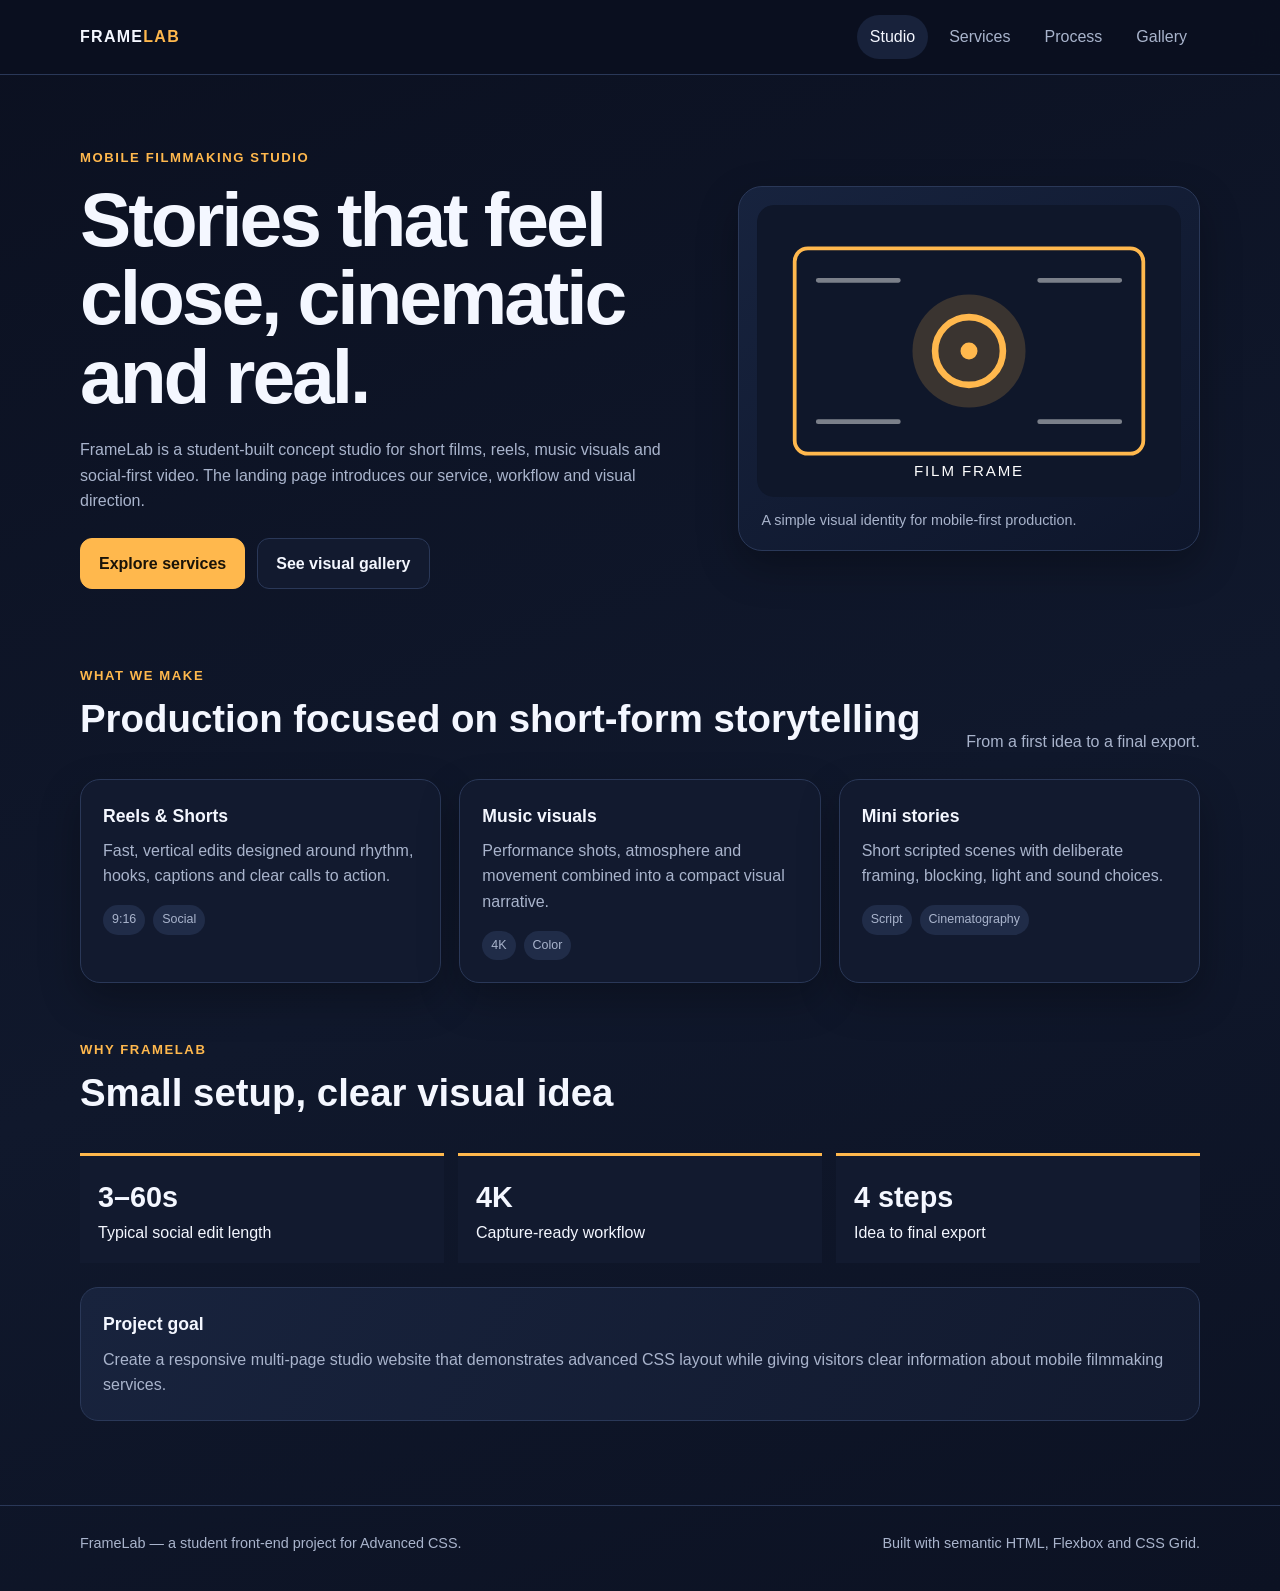
<file: index.html>
<!doctype html><html lang="en"><head><meta charset="utf-8"><meta name="viewport" content="width=device-width, initial-scale=1"><meta name="description" content="FrameLab mobile filmmaking studio project"><title>FrameLab | Mobile Filmmaking Studio</title><link rel="stylesheet" href="css/style.css"><link rel="stylesheet" href="css/responsive.css"></head><body><header class="site-header"><div class="container nav"><a class="logo" href="index.html">Frame<span>Lab</span></a><nav aria-label="Main navigation"><ul class="nav-list"><li><a href="index.html" aria-current="page">Studio</a></li><li><a href="services.html">Services</a></li><li><a href="about.html">Process</a></li><li><a href="gallery.html">Gallery</a></li></ul></nav></div></header><main><div class="container"><section class="hero"><div class="hero-copy"><p class="eyebrow">Mobile filmmaking studio</p><h1>Stories that feel close, cinematic and real.</h1><p>FrameLab is a student-built concept studio for short films, reels, music visuals and social-first video. The landing page introduces our service, workflow and visual direction.</p><div class="hero-actions"><a class="btn primary" href="services.html">Explore services</a><a class="btn" href="gallery.html">See visual gallery</a></div></div><figure class="hero-card"><img src="images/hero.svg" alt="Abstract film frame illustration"><figcaption>A simple visual identity for mobile-first production.</figcaption></figure></section>
<section class="section"><div class="section-head"><div><p class="eyebrow">What we make</p><h2>Production focused on short-form storytelling</h2></div><p>From a first idea to a final export.</p></div><div class="card-grid"><article class="card"><h3>Reels & Shorts</h3><p>Fast, vertical edits designed around rhythm, hooks, captions and clear calls to action.</p><div class="tag-row"><span class="tag">9:16</span><span class="tag">Social</span></div></article><article class="card"><h3>Music visuals</h3><p>Performance shots, atmosphere and movement combined into a compact visual narrative.</p><div class="tag-row"><span class="tag">4K</span><span class="tag">Color</span></div></article><article class="card"><h3>Mini stories</h3><p>Short scripted scenes with deliberate framing, blocking, light and sound choices.</p><div class="tag-row"><span class="tag">Script</span><span class="tag">Cinematography</span></div></article></div></section>
<section class="section"><div class="section-head"><div><p class="eyebrow">Why FrameLab</p><h2>Small setup, clear visual idea</h2></div></div><div class="stats"><div class="stat"><strong>3–60s</strong><span>Typical social edit length</span></div><div class="stat"><strong>4K</strong><span>Capture-ready workflow</span></div><div class="stat"><strong>4 steps</strong><span>Idea to final export</span></div></div><div class="callout"><h3>Project goal</h3><p>Create a responsive multi-page studio website that demonstrates advanced CSS layout while giving visitors clear information about mobile filmmaking services.</p></div></section></div></main><footer class="site-footer"><div class="container footer-grid"><p>FrameLab — a student front-end project for Advanced CSS.</p><p>Built with semantic HTML, Flexbox and CSS Grid.</p></div></footer></body></html>
</file>
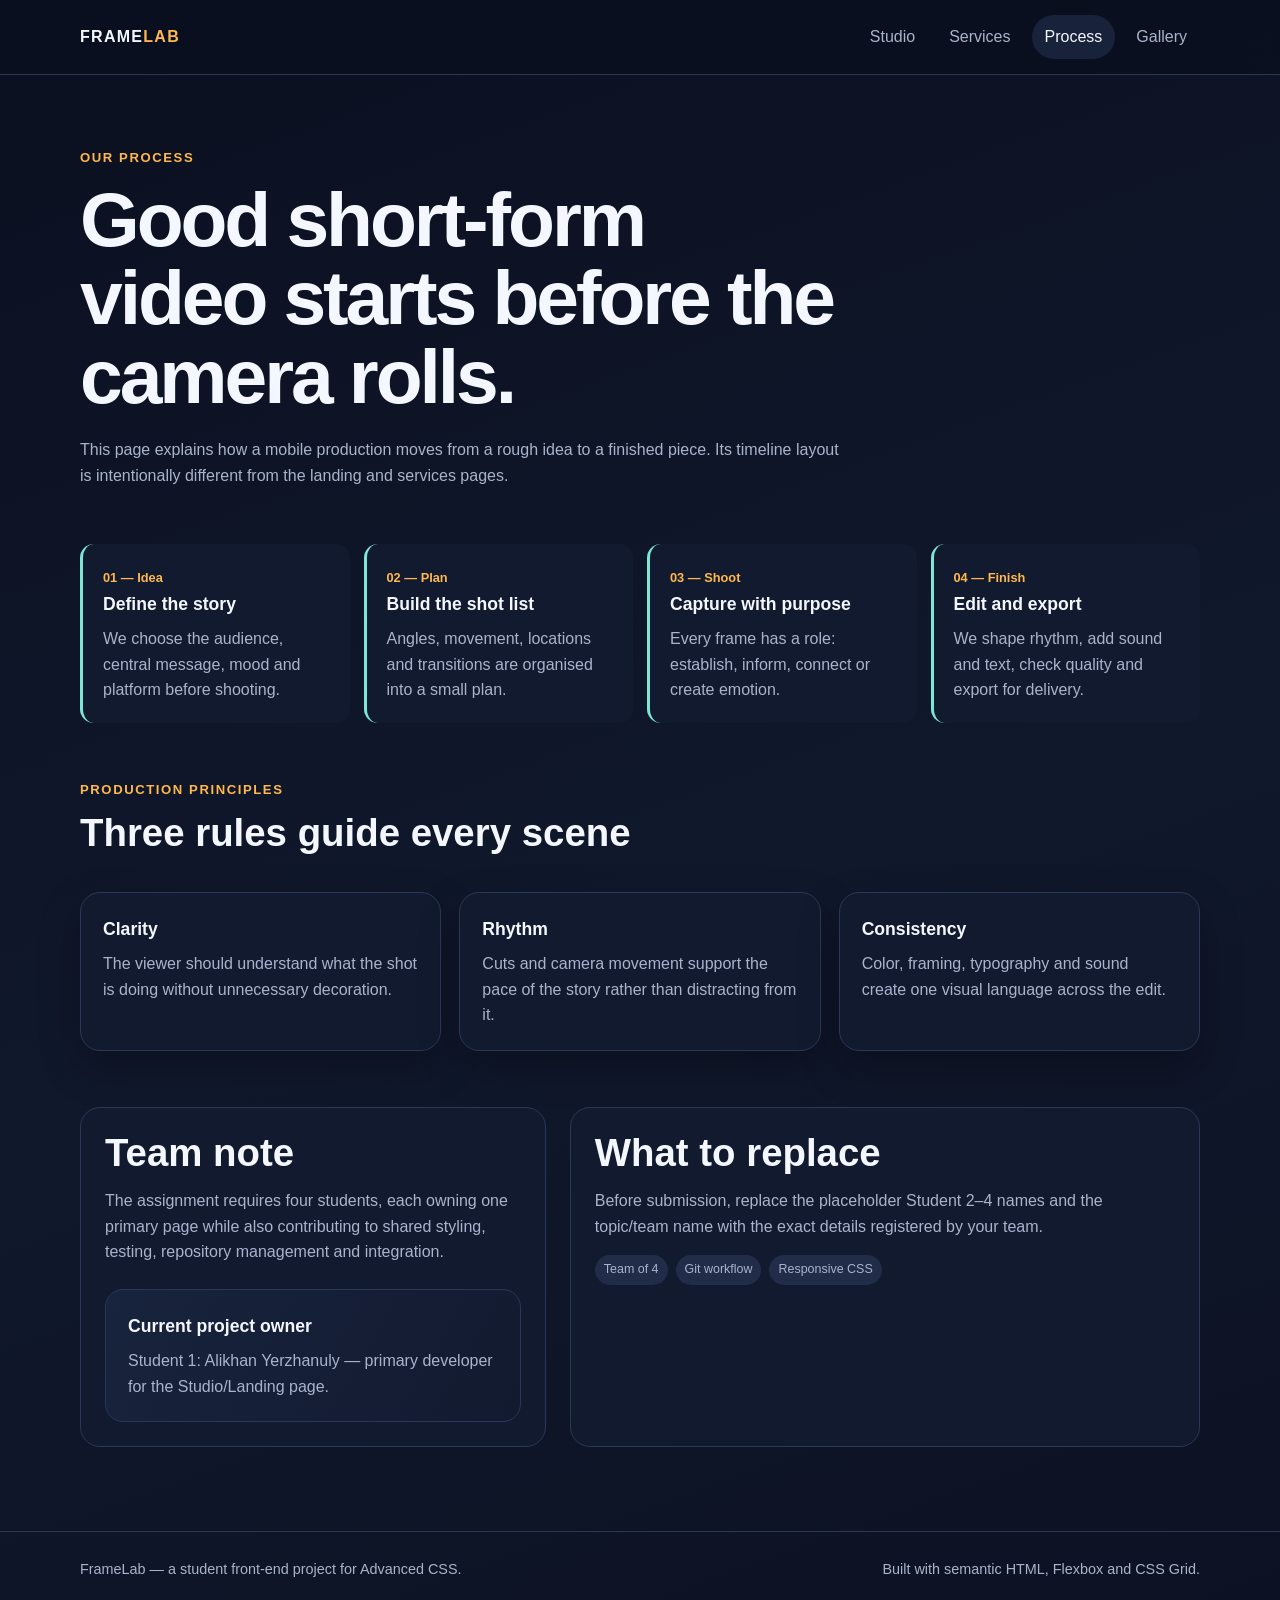
<file: about.html>
<!doctype html><html lang="en"><head><meta charset="utf-8"><meta name="viewport" content="width=device-width, initial-scale=1"><meta name="description" content="FrameLab production process"><title>FrameLab | Process</title><link rel="stylesheet" href="css/style.css"><link rel="stylesheet" href="css/responsive.css"></head><body><header class="site-header"><div class="container nav"><a class="logo" href="index.html">Frame<span>Lab</span></a><nav aria-label="Main navigation"><ul class="nav-list"><li><a href="index.html">Studio</a></li><li><a href="services.html">Services</a></li><li><a href="about.html" aria-current="page">Process</a></li><li><a href="gallery.html">Gallery</a></li></ul></nav></div></header><main><div class="container"><header class="page-intro"><p class="eyebrow">Our process</p><h1>Good short-form video starts before the camera rolls.</h1><p>This page explains how a mobile production moves from a rough idea to a finished piece. Its timeline layout is intentionally different from the landing and services pages.</p></header>
<section class="section"><div class="timeline"><article><time datetime="2026-01">01 — Idea</time><h3>Define the story</h3><p>We choose the audience, central message, mood and platform before shooting.</p></article><article><time datetime="2026-02">02 — Plan</time><h3>Build the shot list</h3><p>Angles, movement, locations and transitions are organised into a small plan.</p></article><article><time datetime="2026-03">03 — Shoot</time><h3>Capture with purpose</h3><p>Every frame has a role: establish, inform, connect or create emotion.</p></article><article><time datetime="2026-04">04 — Finish</time><h3>Edit and export</h3><p>We shape rhythm, add sound and text, check quality and export for delivery.</p></article></div></section>
<section class="section"><div class="section-head"><div><p class="eyebrow">Production principles</p><h2>Three rules guide every scene</h2></div></div><div class="card-grid"><article class="card"><h3>Clarity</h3><p>The viewer should understand what the shot is doing without unnecessary decoration.</p></article><article class="card"><h3>Rhythm</h3><p>Cuts and camera movement support the pace of the story rather than distracting from it.</p></article><article class="card"><h3>Consistency</h3><p>Color, framing, typography and sound create one visual language across the edit.</p></article></div></section>
<section class="section"><div class="contact-layout"><article class="contact-card"><h2>Team note</h2><p>The assignment requires four students, each owning one primary page while also contributing to shared styling, testing, repository management and integration.</p><div class="callout"><h3>Current project owner</h3><p>Student 1: Alikhan Yerzhanuly — primary developer for the Studio/Landing page.</p></div></article><aside class="contact-card"><h2>What to replace</h2><p>Before submission, replace the placeholder Student 2–4 names and the topic/team name with the exact details registered by your team.</p><div class="tag-row"><span class="tag">Team of 4</span><span class="tag">Git workflow</span><span class="tag">Responsive CSS</span></div></aside></div></section>
</div></main><footer class="site-footer"><div class="container footer-grid"><p>FrameLab — a student front-end project for Advanced CSS.</p><p>Built with semantic HTML, Flexbox and CSS Grid.</p></div></footer></body></html>
</file>
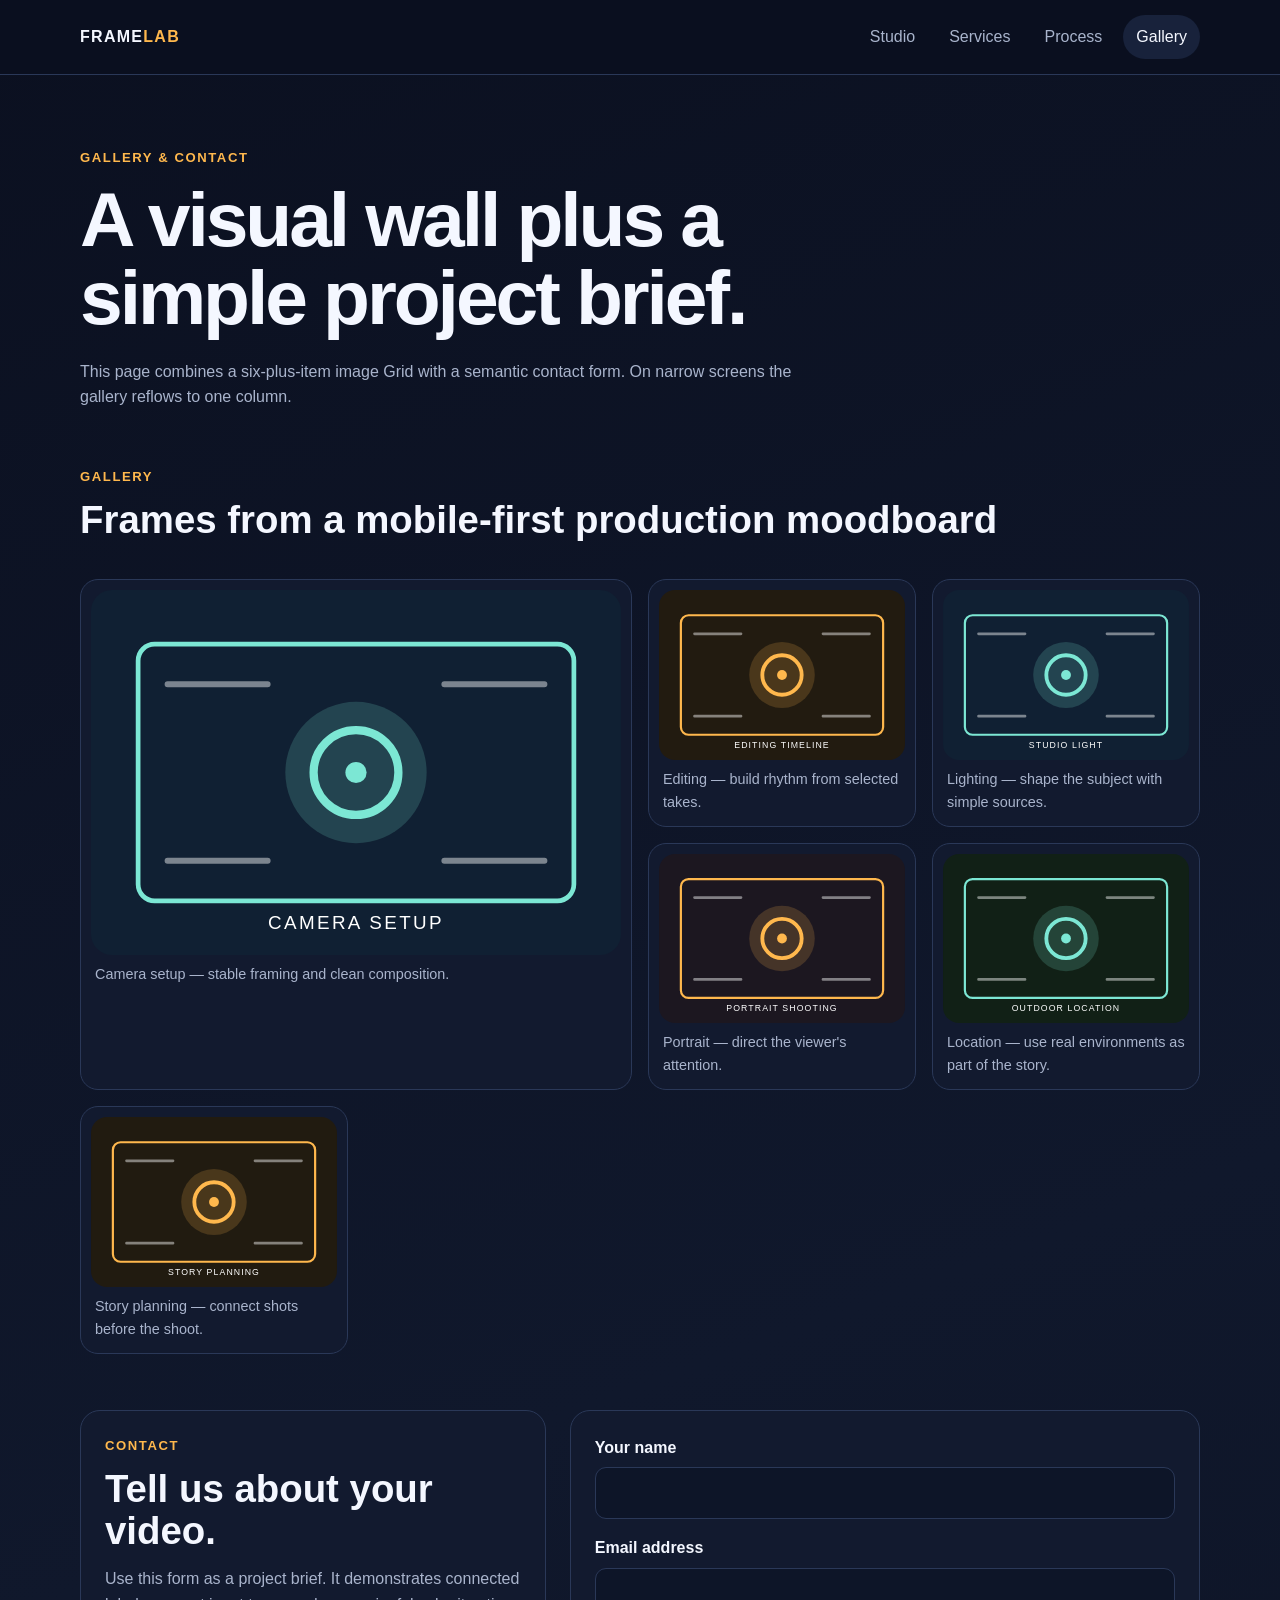
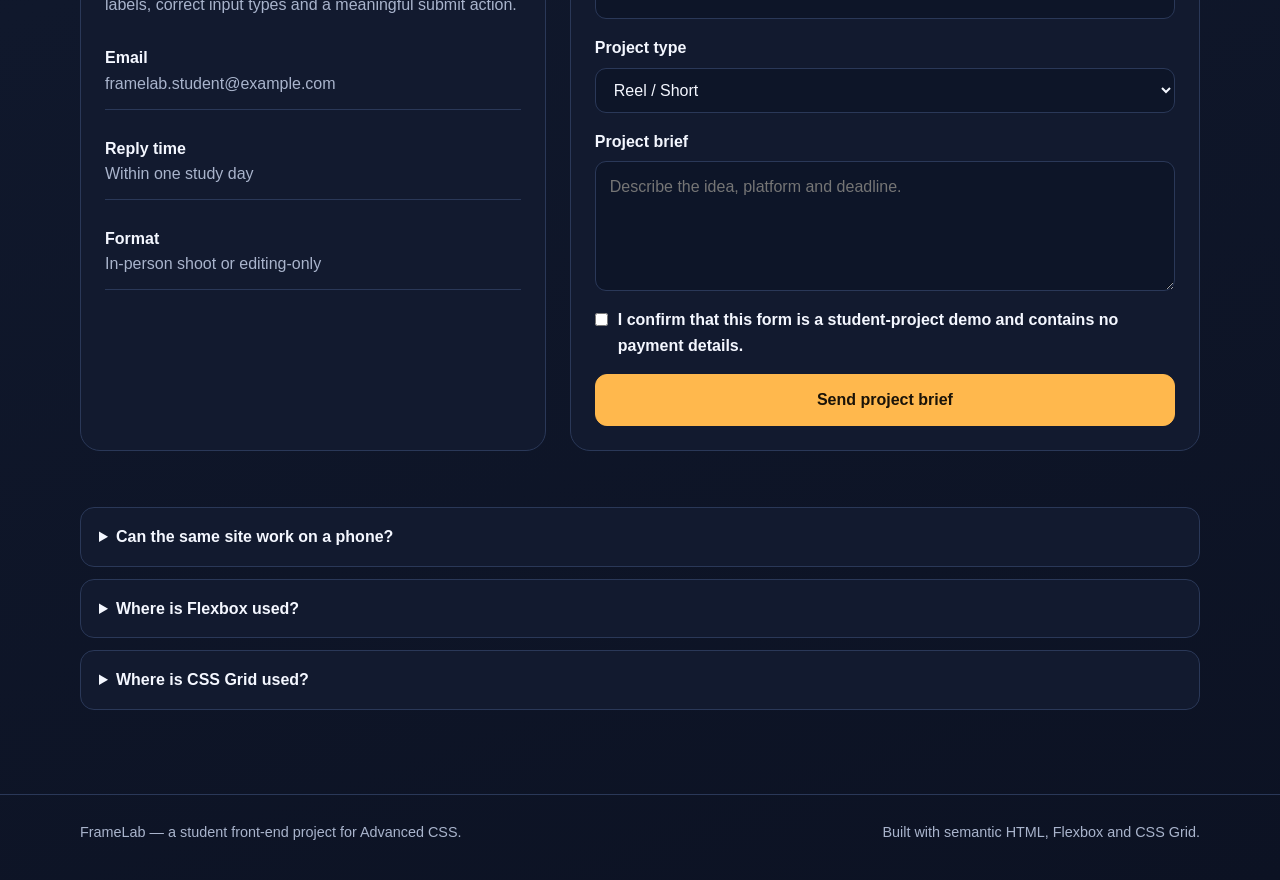
<file: gallery.html>
<!doctype html><html lang="en"><head><meta charset="utf-8"><meta name="viewport" content="width=device-width, initial-scale=1"><meta name="description" content="FrameLab visual gallery and contact form"><title>FrameLab | Gallery</title><link rel="stylesheet" href="css/style.css"><link rel="stylesheet" href="css/responsive.css"></head><body><header class="site-header"><div class="container nav"><a class="logo" href="index.html">Frame<span>Lab</span></a><nav aria-label="Main navigation"><ul class="nav-list"><li><a href="index.html">Studio</a></li><li><a href="services.html">Services</a></li><li><a href="about.html">Process</a></li><li><a href="gallery.html" aria-current="page">Gallery</a></li></ul></nav></div></header><main><div class="container"><header class="page-intro"><p class="eyebrow">Gallery & contact</p><h1>A visual wall plus a simple project brief.</h1><p>This page combines a six-plus-item image Grid with a semantic contact form. On narrow screens the gallery reflows to one column.</p></header>
<section class="section"><div class="section-head"><div><p class="eyebrow">Gallery</p><h2>Frames from a mobile-first production moodboard</h2></div></div><div class="gallery-grid"><figure><img src="images/camera.svg" alt="Camera setup illustration"><figcaption>Camera setup — stable framing and clean composition.</figcaption></figure><figure><img src="images/edit.svg" alt="Editing timeline illustration"><figcaption>Editing — build rhythm from selected takes.</figcaption></figure><figure><img src="images/light.svg" alt="Studio lighting illustration"><figcaption>Lighting — shape the subject with simple sources.</figcaption></figure><figure><img src="images/portrait.svg" alt="Portrait shooting illustration"><figcaption>Portrait — direct the viewer's attention.</figcaption></figure><figure><img src="images/location.svg" alt="Outdoor location illustration"><figcaption>Location — use real environments as part of the story.</figcaption></figure><figure><img src="images/story.svg" alt="Story planning illustration"><figcaption>Story planning — connect shots before the shoot.</figcaption></figure></div></section>
<section class="section"><div class="contact-layout"><article class="contact-card"><p class="eyebrow">Contact</p><h2>Tell us about your video.</h2><p>Use this form as a project brief. It demonstrates connected labels, correct input types and a meaningful submit action.</p><div class="contact-list"><div><strong>Email</strong><p>framelab.student@example.com</p></div><div><strong>Reply time</strong><p>Within one study day</p></div><div><strong>Format</strong><p>In-person shoot or editing-only</p></div></div></article><form class="contact-card" action="#" method="post"><div class="field"><label for="name">Your name</label><input id="name" name="name" type="text" autocomplete="name" required></div><div class="field"><label for="email">Email address</label><input id="email" name="email" type="email" autocomplete="email" required></div><div class="field"><label for="project-type">Project type</label><select id="project-type" name="project_type"><option>Reel / Short</option><option>Music visual</option><option>Mini scene</option><option>Editing only</option></select></div><div class="field"><label for="message">Project brief</label><textarea id="message" name="message" placeholder="Describe the idea, platform and deadline."></textarea></div><label class="check"><input type="checkbox" name="consent" required><span>I confirm that this form is a student-project demo and contains no payment details.</span></label><button class="btn primary" type="submit">Send project brief</button></form></div></section>
<section class="section"><div class="faq"><details><summary>Can the same site work on a phone?</summary><p>Yes. The responsive CSS changes navigation, Grid columns, button direction and card sizes at smaller widths.</p></details><details><summary>Where is Flexbox used?</summary><p>The main navigation, action button groups, feature row and footer use Flexbox for one-dimensional alignment and wrapping.</p></details><details><summary>Where is CSS Grid used?</summary><p>The page shells, service catalogue, timeline and six-item gallery use CSS Grid with responsive column changes.</p></details></div></section>
</div></main><footer class="site-footer"><div class="container footer-grid"><p>FrameLab — a student front-end project for Advanced CSS.</p><p>Built with semantic HTML, Flexbox and CSS Grid.</p></div></footer></body></html>
</file>
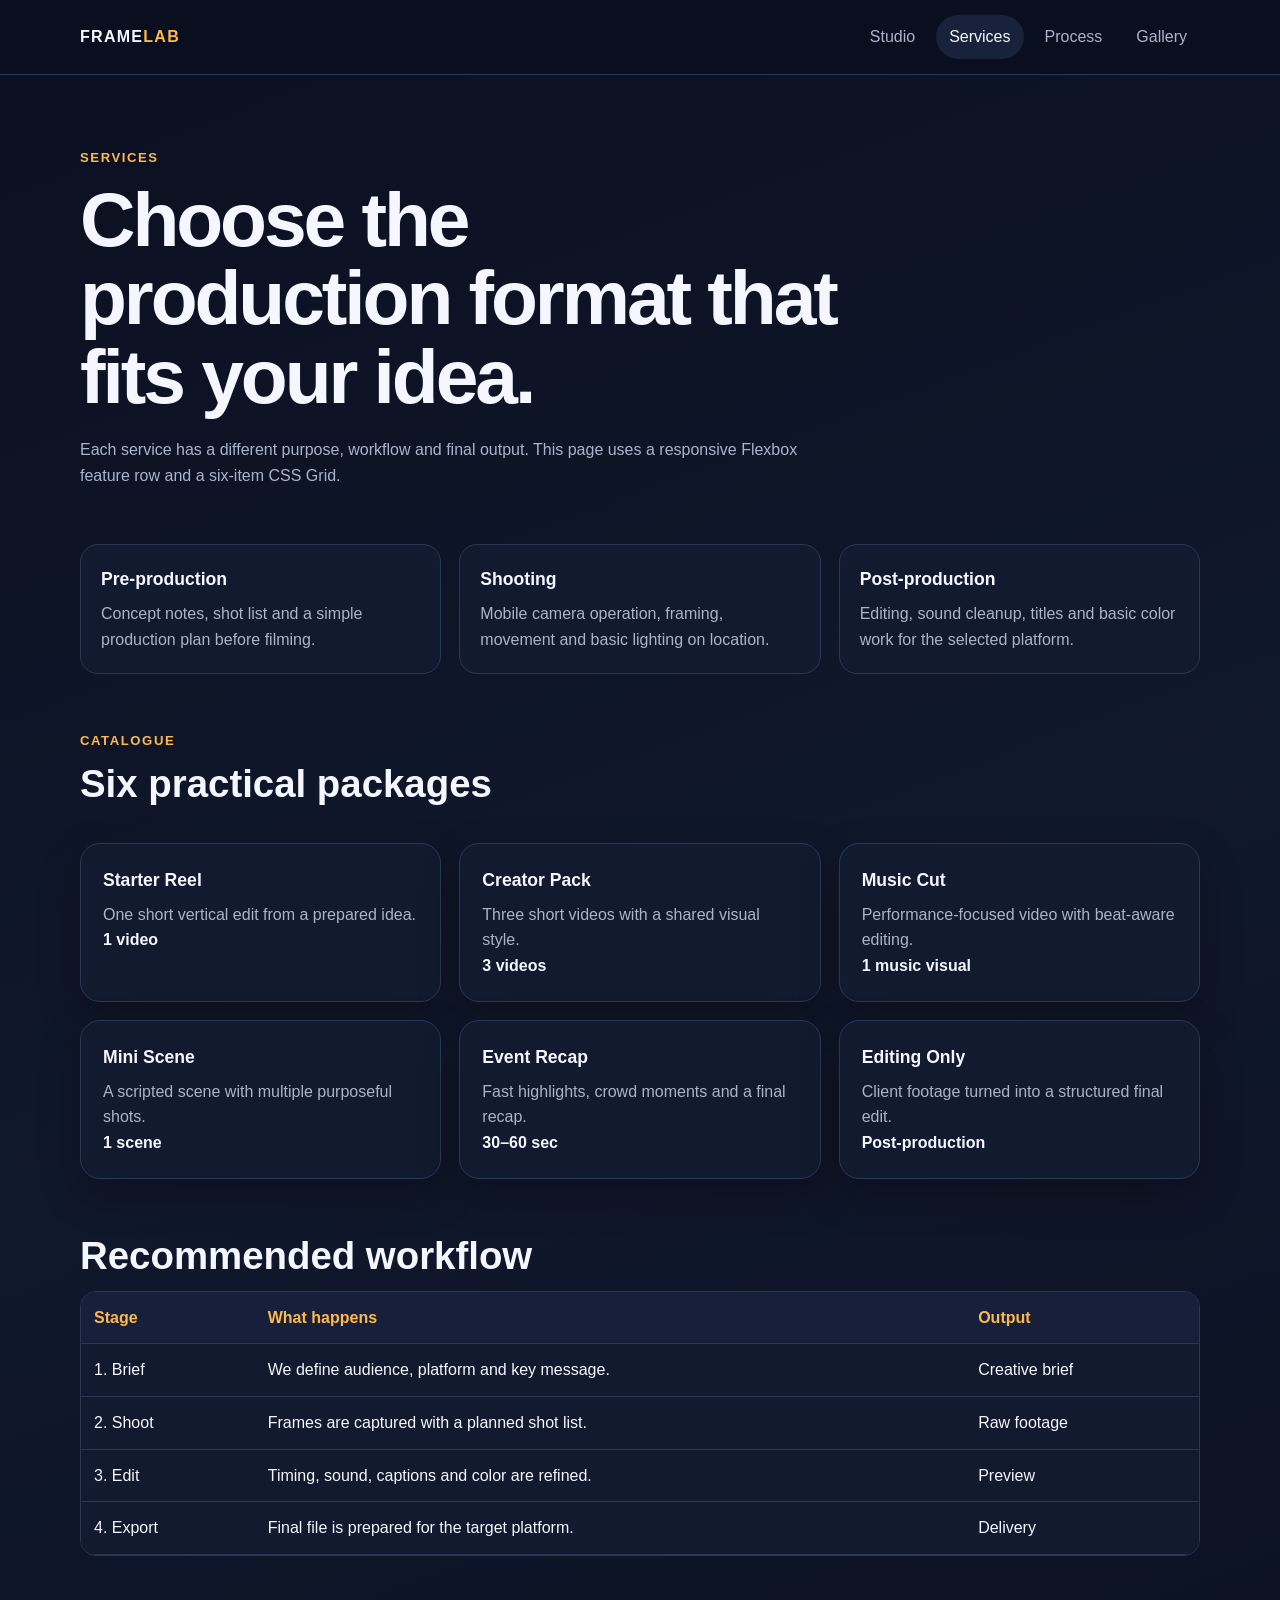
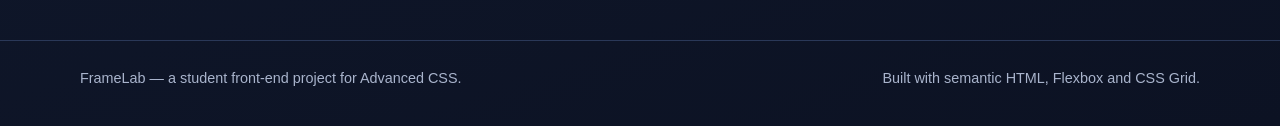
<file: services.html>
<!doctype html><html lang="en"><head><meta charset="utf-8"><meta name="viewport" content="width=device-width, initial-scale=1"><meta name="description" content="FrameLab mobile filmmaking services"><title>FrameLab | Services</title><link rel="stylesheet" href="css/style.css"><link rel="stylesheet" href="css/responsive.css"></head><body><header class="site-header"><div class="container nav"><a class="logo" href="index.html">Frame<span>Lab</span></a><nav aria-label="Main navigation"><ul class="nav-list"><li><a href="index.html">Studio</a></li><li><a href="services.html" aria-current="page">Services</a></li><li><a href="about.html">Process</a></li><li><a href="gallery.html">Gallery</a></li></ul></nav></div></header><main><div class="container"><header class="page-intro"><p class="eyebrow">Services</p><h1>Choose the production format that fits your idea.</h1><p>Each service has a different purpose, workflow and final output. This page uses a responsive Flexbox feature row and a six-item CSS Grid.</p></header>
<section class="section"><div class="feature-list"><article class="feature"><h3>Pre-production</h3><p>Concept notes, shot list and a simple production plan before filming.</p></article><article class="feature"><h3>Shooting</h3><p>Mobile camera operation, framing, movement and basic lighting on location.</p></article><article class="feature"><h3>Post-production</h3><p>Editing, sound cleanup, titles and basic color work for the selected platform.</p></article></div></section>
<section class="section"><div class="section-head"><div><p class="eyebrow">Catalogue</p><h2>Six practical packages</h2></div></div><div class="card-grid"><article class="card"><h3>Starter Reel</h3><p>One short vertical edit from a prepared idea.</p><strong>1 video</strong></article><article class="card"><h3>Creator Pack</h3><p>Three short videos with a shared visual style.</p><strong>3 videos</strong></article><article class="card"><h3>Music Cut</h3><p>Performance-focused video with beat-aware editing.</p><strong>1 music visual</strong></article><article class="card"><h3>Mini Scene</h3><p>A scripted scene with multiple purposeful shots.</p><strong>1 scene</strong></article><article class="card"><h3>Event Recap</h3><p>Fast highlights, crowd moments and a final recap.</p><strong>30–60 sec</strong></article><article class="card"><h3>Editing Only</h3><p>Client footage turned into a structured final edit.</p><strong>Post-production</strong></article></div></section>
<section class="section"><h2>Recommended workflow</h2><div class="table-wrap"><table class="schedule"><thead><tr><th>Stage</th><th>What happens</th><th>Output</th></tr></thead><tbody><tr><td>1. Brief</td><td>We define audience, platform and key message.</td><td>Creative brief</td></tr><tr><td>2. Shoot</td><td>Frames are captured with a planned shot list.</td><td>Raw footage</td></tr><tr><td>3. Edit</td><td>Timing, sound, captions and color are refined.</td><td>Preview</td></tr><tr><td>4. Export</td><td>Final file is prepared for the target platform.</td><td>Delivery</td></tr></tbody></table></div></section></div></main><footer class="site-footer"><div class="container footer-grid"><p>FrameLab — a student front-end project for Advanced CSS.</p><p>Built with semantic HTML, Flexbox and CSS Grid.</p></div></footer></body></html>
</file>
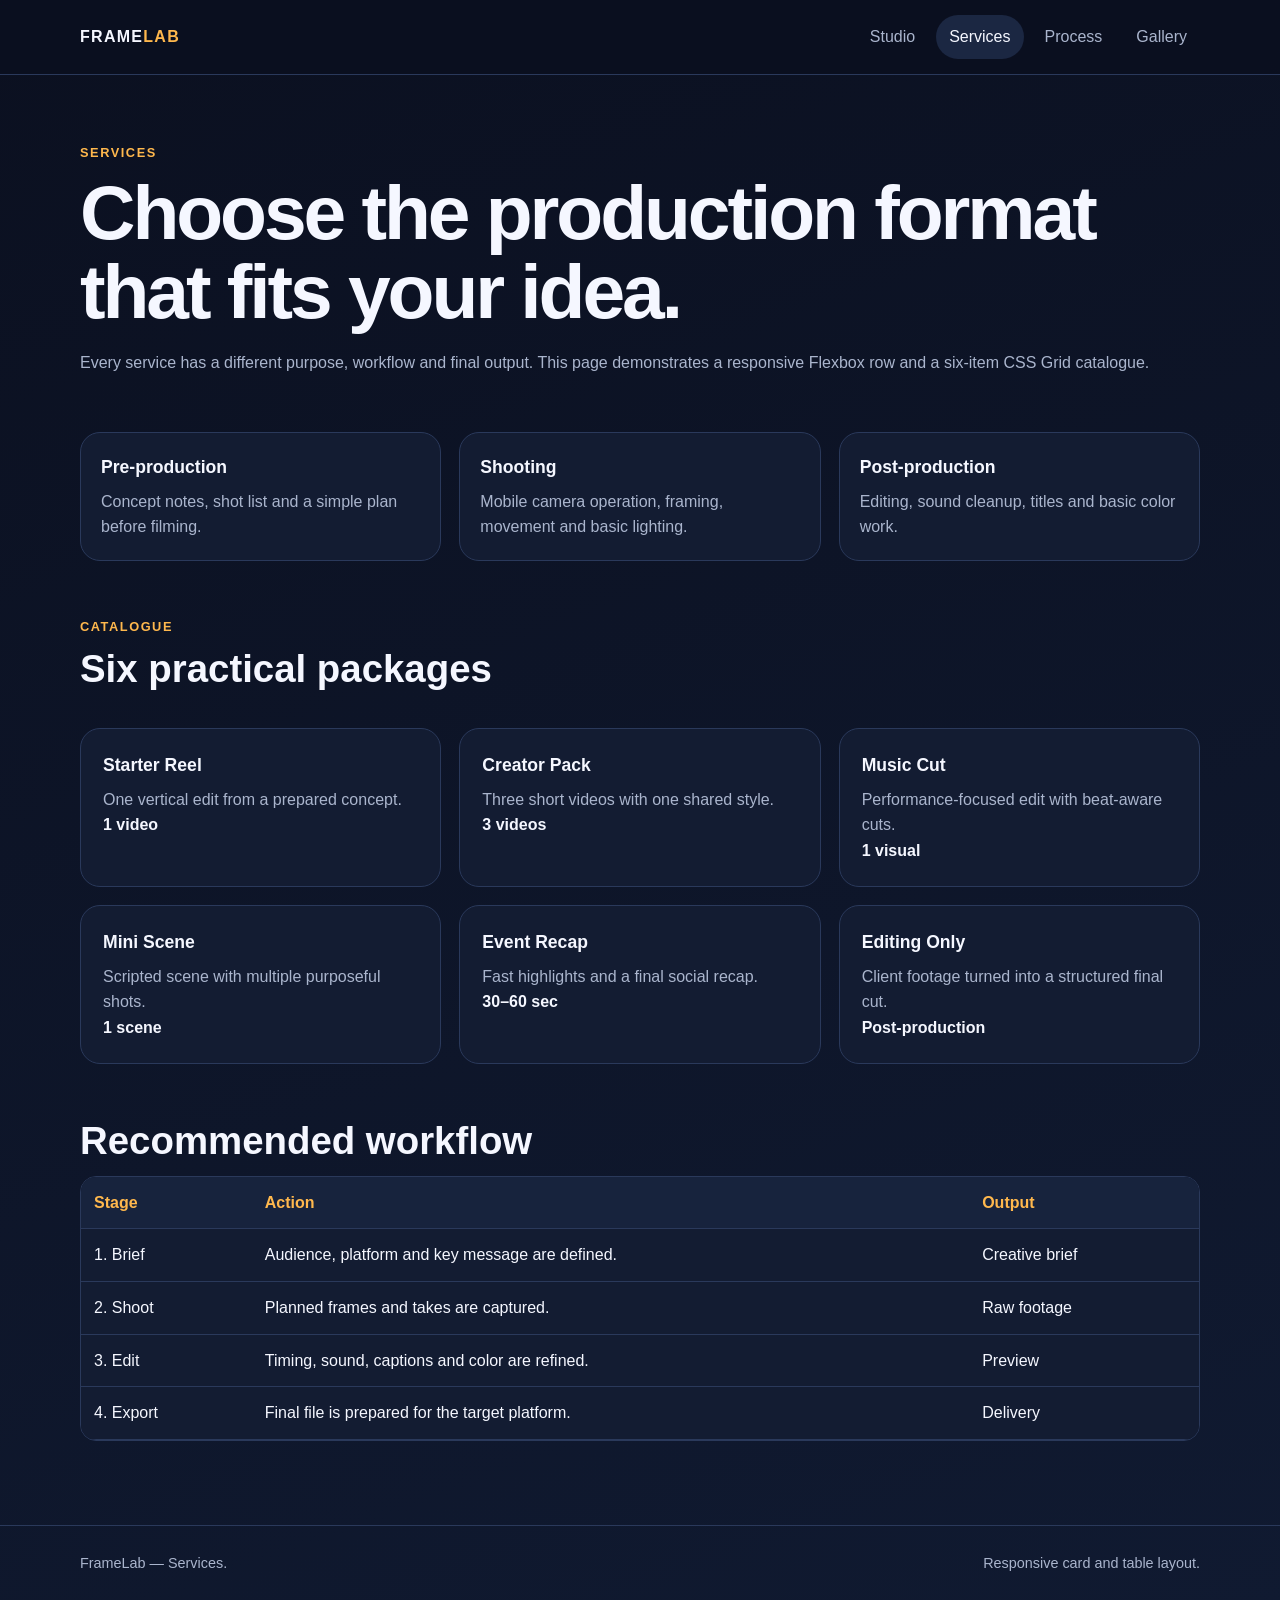
<file: assignment-2/services.html>
<!doctype html><html lang="en"><head><meta charset="utf-8"><meta name="viewport" content="width=device-width,initial-scale=1"><meta name="description" content="FrameLab services"><title>FrameLab | Services</title><link rel="stylesheet" href="css/style.css"><link rel="stylesheet" href="css/responsive.css"></head><body><header class="site-header"><div class="container nav"><a class="logo" href="index.html">Frame<span>Lab</span></a><nav aria-label="Main navigation"><ul class="nav-list"><li><a href="index.html">Studio</a></li><li><a href="services.html" aria-current="page">Services</a></li><li><a href="about.html">Process</a></li><li><a href="gallery.html">Gallery</a></li></ul></nav></div></header><main><div class="container"><header class="page-intro"><p class="eyebrow">Services</p><h1>Choose the production format that fits your idea.</h1><p>Every service has a different purpose, workflow and final output. This page demonstrates a responsive Flexbox row and a six-item CSS Grid catalogue.</p></header><section class="section"><div class="feature-list"><article class="feature"><h3>Pre-production</h3><p>Concept notes, shot list and a simple plan before filming.</p></article><article class="feature"><h3>Shooting</h3><p>Mobile camera operation, framing, movement and basic lighting.</p></article><article class="feature"><h3>Post-production</h3><p>Editing, sound cleanup, titles and basic color work.</p></article></div></section><section class="section"><div class="section-head"><div><p class="eyebrow">Catalogue</p><h2>Six practical packages</h2></div></div><div class="card-grid"><article class="card"><h3>Starter Reel</h3><p>One vertical edit from a prepared concept.</p><strong>1 video</strong></article><article class="card"><h3>Creator Pack</h3><p>Three short videos with one shared style.</p><strong>3 videos</strong></article><article class="card"><h3>Music Cut</h3><p>Performance-focused edit with beat-aware cuts.</p><strong>1 visual</strong></article><article class="card"><h3>Mini Scene</h3><p>Scripted scene with multiple purposeful shots.</p><strong>1 scene</strong></article><article class="card"><h3>Event Recap</h3><p>Fast highlights and a final social recap.</p><strong>30–60 sec</strong></article><article class="card"><h3>Editing Only</h3><p>Client footage turned into a structured final cut.</p><strong>Post-production</strong></article></div></section><section class="section"><h2>Recommended workflow</h2><div class="table-wrap"><table class="schedule"><thead><tr><th>Stage</th><th>Action</th><th>Output</th></tr></thead><tbody><tr><td>1. Brief</td><td>Audience, platform and key message are defined.</td><td>Creative brief</td></tr><tr><td>2. Shoot</td><td>Planned frames and takes are captured.</td><td>Raw footage</td></tr><tr><td>3. Edit</td><td>Timing, sound, captions and color are refined.</td><td>Preview</td></tr><tr><td>4. Export</td><td>Final file is prepared for the target platform.</td><td>Delivery</td></tr></tbody></table></div></section></div></main><footer class="site-footer"><div class="container footer-grid"><p>FrameLab — Services.</p><p>Responsive card and table layout.</p></div></footer></body></html>
</file>
<file: css/style.css>
:root{
  --bg:#0b1020;--surface:#121a2f;--surface-2:#18223b;--text:#f4f7ff;--muted:#a9b4cc;
  --accent:#ffb84d;--accent-2:#7ce7d4;--line:#2a3858;--shadow:0 16px 40px rgba(0,0,0,.28);
  --radius:20px;--max:1120px;
}
*{box-sizing:border-box;margin:0;padding:0}
html{scroll-behavior:smooth}
body{font-family:Arial,Helvetica,sans-serif;background:linear-gradient(160deg,#0b1020,#10182c 55%,#0c1223);color:var(--text);line-height:1.6}
a{color:inherit;text-decoration:none}
img{display:block;width:100%;height:auto;border-radius:16px}
button,input,textarea,select{font:inherit}
.container{width:min(100% - 32px,var(--max));margin-inline:auto}
.site-header{position:sticky;top:0;z-index:10;background:rgba(11,16,32,.9);backdrop-filter:blur(16px);border-bottom:1px solid var(--line)}
.nav{min-height:74px;display:flex;align-items:center;justify-content:space-between;gap:24px;flex-wrap:wrap}
.logo{font-weight:800;letter-spacing:.08em;text-transform:uppercase}.logo span{color:var(--accent)}
.nav-list{list-style:none;display:flex;align-items:center;gap:8px;flex-wrap:wrap}
.nav-list a{display:block;padding:9px 13px;border-radius:999px;color:var(--muted);transition:.2s ease}
.nav-list a:hover,.nav-list a:focus-visible,.nav-list a[aria-current="page"]{background:var(--surface-2);color:var(--text)}
:focus-visible{outline:3px solid var(--accent-2);outline-offset:3px}
main{padding:72px 0 84px}
.eyebrow{color:var(--accent);font-size:.82rem;font-weight:800;letter-spacing:.12em;text-transform:uppercase;margin-bottom:12px}
h1{font-size:clamp(2.4rem,6vw,5rem);line-height:1.02;letter-spacing:-.04em;margin-bottom:22px}h2{font-size:clamp(1.65rem,3vw,2.4rem);line-height:1.1;margin-bottom:14px}h3{font-size:1.1rem;margin-bottom:8px}
p{color:var(--muted)}
.hero{display:grid;grid-template-columns:1.15fr .85fr;gap:34px;align-items:center;margin-bottom:76px}
.hero-copy{max-width:680px}.hero-actions,.button-row{display:flex;gap:12px;flex-wrap:wrap;margin-top:24px}
.btn{display:inline-flex;align-items:center;justify-content:center;border:1px solid var(--line);background:var(--surface);padding:12px 18px;border-radius:12px;font-weight:700;transition:.2s ease}
.btn:hover,.btn:focus-visible{transform:translateY(-2px);border-color:var(--accent);background:var(--surface-2)}.btn.primary{background:var(--accent);color:#1a1308;border-color:var(--accent)}
.hero-card{padding:18px;background:linear-gradient(145deg,#17233e,#0e162b);border:1px solid var(--line);border-radius:24px;box-shadow:var(--shadow)}
.hero-card figcaption{padding:12px 4px 0;color:var(--muted);font-size:.9rem}
.section{margin-top:56px}.section-head{display:flex;align-items:end;justify-content:space-between;gap:20px;margin-bottom:24px;flex-wrap:wrap}
.card-grid{display:grid;grid-template-columns:repeat(3,minmax(0,1fr));gap:18px}
.card{background:var(--surface);border:1px solid var(--line);border-radius:var(--radius);padding:22px;box-shadow:var(--shadow)}
.card p{margin-top:8px}.tag-row{display:flex;gap:8px;flex-wrap:wrap;margin-top:16px}.tag{font-size:.78rem;padding:5px 9px;border-radius:999px;background:#202c48;color:var(--muted)}
.stats{display:grid;grid-template-columns:repeat(3,minmax(0,1fr));gap:14px;margin-top:20px}.stat{padding:18px;border-top:3px solid var(--accent);background:var(--surface)}.stat strong{display:block;font-size:1.8rem}
.page-intro{max-width:760px;margin-bottom:44px}.feature-list{display:flex;gap:18px;flex-wrap:wrap}.feature{flex:1 1 240px;padding:20px;background:var(--surface);border:1px solid var(--line);border-radius:18px}
.gallery-grid{display:grid;grid-template-columns:repeat(4,minmax(0,1fr));gap:16px}.gallery-grid figure{background:var(--surface);border:1px solid var(--line);border-radius:18px;padding:10px}.gallery-grid figure:nth-child(1){grid-column:span 2;grid-row:span 2}.gallery-grid figcaption{padding:8px 4px 2px;color:var(--muted);font-size:.9rem}
.timeline{display:grid;grid-template-columns:repeat(4,minmax(0,1fr));gap:14px}.timeline article{padding:20px;background:var(--surface);border-left:3px solid var(--accent-2);border-radius:14px}.timeline time{font-size:.8rem;color:var(--accent);font-weight:800}
.faq{display:grid;gap:12px}.faq details{background:var(--surface);border:1px solid var(--line);border-radius:14px;padding:16px 18px}.faq summary{cursor:pointer;font-weight:700}
.contact-layout{display:grid;grid-template-columns:.85fr 1.15fr;gap:24px}.contact-card{background:var(--surface);border:1px solid var(--line);border-radius:20px;padding:24px}.contact-list{display:grid;gap:14px;margin-top:16px}.contact-list div{padding:12px 0;border-bottom:1px solid var(--line)}
form{display:grid;gap:16px}.field{display:grid;gap:7px}label{font-weight:700}input,textarea,select{width:100%;padding:12px 14px;border-radius:11px;border:1px solid var(--line);background:#0d1528;color:var(--text)}textarea{min-height:130px;resize:vertical}.check{display:flex;align-items:flex-start;gap:10px}.check input{width:auto;margin-top:6px}
.table-wrap{overflow:auto;border:1px solid var(--line);border-radius:16px}.schedule{width:100%;border-collapse:collapse;background:var(--surface)}.schedule th,.schedule td{padding:13px;border-bottom:1px solid var(--line);text-align:left}.schedule th{color:var(--accent);background:#17203a}
.site-footer{border-top:1px solid var(--line);padding:26px 0 36px}.footer-grid{display:flex;justify-content:space-between;gap:20px;flex-wrap:wrap}.footer-grid p{font-size:.9rem}
.callout{padding:22px;border:1px solid var(--line);border-radius:18px;background:linear-gradient(120deg,#18233d,#121a2f);margin-top:24px}
@media (max-width:900px){.hero,.contact-layout{grid-template-columns:1fr}.card-grid{grid-template-columns:repeat(2,minmax(0,1fr))}.gallery-grid{grid-template-columns:repeat(2,minmax(0,1fr))}.gallery-grid figure:nth-child(1){grid-column:span 2;grid-row:span 1}.timeline{grid-template-columns:repeat(2,minmax(0,1fr))}}
@media (max-width:640px){.container{width:min(100% - 22px,var(--max))}.nav{padding:12px 0}.nav-list{width:100%;justify-content:center}.nav-list a{padding:8px 10px}.hero{margin-bottom:54px}main{padding-top:48px}.card-grid,.stats,.gallery-grid,.timeline{grid-template-columns:1fr}.gallery-grid figure:nth-child(1){grid-column:auto}.section-head{align-items:flex-start}.hero-actions{flex-direction:column;align-items:stretch}.btn{width:100%}}
</file>
<file: css/responsive.css>
/* Responsive layer kept separate to satisfy the assignment structure. */
@media (max-width:1024px){
  .card-grid{gap:16px}
  .hero{gap:24px}
}
@media (max-width:720px){
  .feature{flex-basis:100%}
  .footer-grid{flex-direction:column}
}
</file>
<file: assignment-2/css/style.css>
:root{--bg:#0b1020;--surface:#131c32;--surface2:#1b2742;--text:#f5f7ff;--muted:#aab5cd;--accent:#ffb84d;--mint:#7ce7d4;--line:#2a395b;--max:1120px}*{box-sizing:border-box;margin:0;padding:0}html{scroll-behavior:smooth}body{font-family:Arial,Helvetica,sans-serif;background:linear-gradient(160deg,#0b1020,#101a31);color:var(--text);line-height:1.6}a{color:inherit;text-decoration:none}img{display:block;width:100%;border-radius:16px}button,input,select,textarea{font:inherit}.container{width:min(100% - 32px,var(--max));margin:auto}.site-header{position:sticky;top:0;z-index:5;background:rgba(11,16,32,.92);backdrop-filter:blur(12px);border-bottom:1px solid var(--line)}.nav{min-height:74px;display:flex;align-items:center;justify-content:space-between;gap:24px;flex-wrap:wrap}.logo{font-weight:800;letter-spacing:.08em;text-transform:uppercase}.logo span{color:var(--accent)}.nav-list{list-style:none;display:flex;gap:8px;flex-wrap:wrap}.nav-list a{display:block;padding:9px 13px;border-radius:999px;color:var(--muted)}.nav-list a:hover,.nav-list a:focus-visible,.nav-list a[aria-current=page]{background:var(--surface2);color:var(--text)}:focus-visible{outline:3px solid var(--mint);outline-offset:3px}main{padding:68px 0 84px}.eyebrow{color:var(--accent);font-size:.8rem;font-weight:800;letter-spacing:.12em;text-transform:uppercase;margin-bottom:10px}h1{font-size:clamp(2.4rem,6vw,5rem);line-height:1.02;letter-spacing:-.04em;margin-bottom:20px}h2{font-size:clamp(1.7rem,3vw,2.4rem);line-height:1.1;margin-bottom:14px}h3{font-size:1.1rem;margin-bottom:8px}p{color:var(--muted)}.hero{display:grid;grid-template-columns:1.1fr .9fr;gap:32px;align-items:center;margin-bottom:68px}.hero-copy{max-width:680px}.hero-actions{display:flex;gap:12px;flex-wrap:wrap;margin-top:22px}.btn{display:inline-flex;justify-content:center;align-items:center;padding:12px 18px;border-radius:12px;border:1px solid var(--line);background:var(--surface);font-weight:700}.btn:hover,.btn:focus-visible{border-color:var(--accent);transform:translateY(-2px)}.btn.primary{background:var(--accent);color:#1b1408;border-color:var(--accent)}.hero-card,.card,.contact-card,.feature,.stat,.gallery-grid figure,.timeline article,.faq details{background:var(--surface);border:1px solid var(--line);border-radius:20px}.hero-card{padding:16px;box-shadow:0 16px 40px rgba(0,0,0,.25)}figcaption{padding:10px 4px 0;color:var(--muted);font-size:.9rem}.section{margin-top:56px}.section-head{display:flex;justify-content:space-between;align-items:end;gap:20px;flex-wrap:wrap;margin-bottom:24px}.card-grid{display:grid;grid-template-columns:repeat(3,minmax(0,1fr));gap:18px}.card{padding:22px}.card p{margin-top:8px}.tag-row{display:flex;gap:8px;flex-wrap:wrap;margin-top:15px}.tag{font-size:.78rem;padding:5px 9px;border-radius:999px;background:var(--surface2);color:var(--muted)}.stats{display:grid;grid-template-columns:repeat(3,1fr);gap:14px}.stat{padding:18px;border-top:3px solid var(--accent)}.stat strong{display:block;font-size:1.8rem}.feature-list{display:flex;gap:18px;flex-wrap:wrap}.feature{flex:1 1 240px;padding:20px}.timeline{display:grid;grid-template-columns:repeat(4,minmax(0,1fr));gap:14px}.timeline article{padding:20px;border-left:3px solid var(--mint)}.timeline time{color:var(--accent);font-size:.8rem;font-weight:800}.gallery-grid{display:grid;grid-template-columns:repeat(4,minmax(0,1fr));gap:16px}.gallery-grid figure{padding:10px}.gallery-grid figure:first-child{grid-column:span 2;grid-row:span 2}.contact-layout{display:grid;grid-template-columns:.85fr 1.15fr;gap:24px}.contact-card{padding:24px}.contact-list{display:grid;gap:14px;margin-top:18px}.contact-list div{padding:12px 0;border-bottom:1px solid var(--line)}form{display:grid;gap:16px}.field{display:grid;gap:7px}label{font-weight:700}input,textarea,select{width:100%;padding:12px 14px;border-radius:11px;border:1px solid var(--line);background:#0e1629;color:var(--text)}textarea{min-height:130px;resize:vertical}.check{display:flex;gap:10px;align-items:flex-start}.check input{width:auto;margin-top:6px}.table-wrap{overflow:auto;border:1px solid var(--line);border-radius:16px}.schedule{width:100%;border-collapse:collapse;background:var(--surface)}.schedule th,.schedule td{padding:13px;text-align:left;border-bottom:1px solid var(--line)}.schedule th{color:var(--accent);background:#17233d}.callout{margin-top:20px;padding:20px;border:1px solid var(--line);border-radius:18px;background:linear-gradient(120deg,#18233d,#121a2f)}.faq{display:grid;gap:12px}.faq details{padding:16px 18px}.faq summary{cursor:pointer;font-weight:700}.site-footer{border-top:1px solid var(--line);padding:26px 0 36px}.footer-grid{display:flex;justify-content:space-between;gap:20px;flex-wrap:wrap}.footer-grid p{font-size:.9rem}@media(max-width:900px){.hero,.contact-layout{grid-template-columns:1fr}.card-grid{grid-template-columns:repeat(2,minmax(0,1fr))}.timeline{grid-template-columns:repeat(2,minmax(0,1fr))}.gallery-grid{grid-template-columns:repeat(2,minmax(0,1fr))}.gallery-grid figure:first-child{grid-column:span 2;grid-row:auto}}
</file>
<file: assignment-2/css/responsive.css>
@media(max-width:640px){.container{width:min(100% - 22px,var(--max))}.nav{padding:12px 0}.nav-list{width:100%;justify-content:center}.nav-list a{padding:8px 10px}main{padding-top:48px}.hero{margin-bottom:50px}.hero-actions{flex-direction:column;align-items:stretch}.btn{width:100%}.card-grid,.stats,.timeline,.gallery-grid{grid-template-columns:1fr}.gallery-grid figure:first-child{grid-column:auto}.feature-list{flex-direction:column}.feature{flex-basis:auto}.footer-grid{flex-direction:column}.section-head{align-items:flex-start}}
</file>
